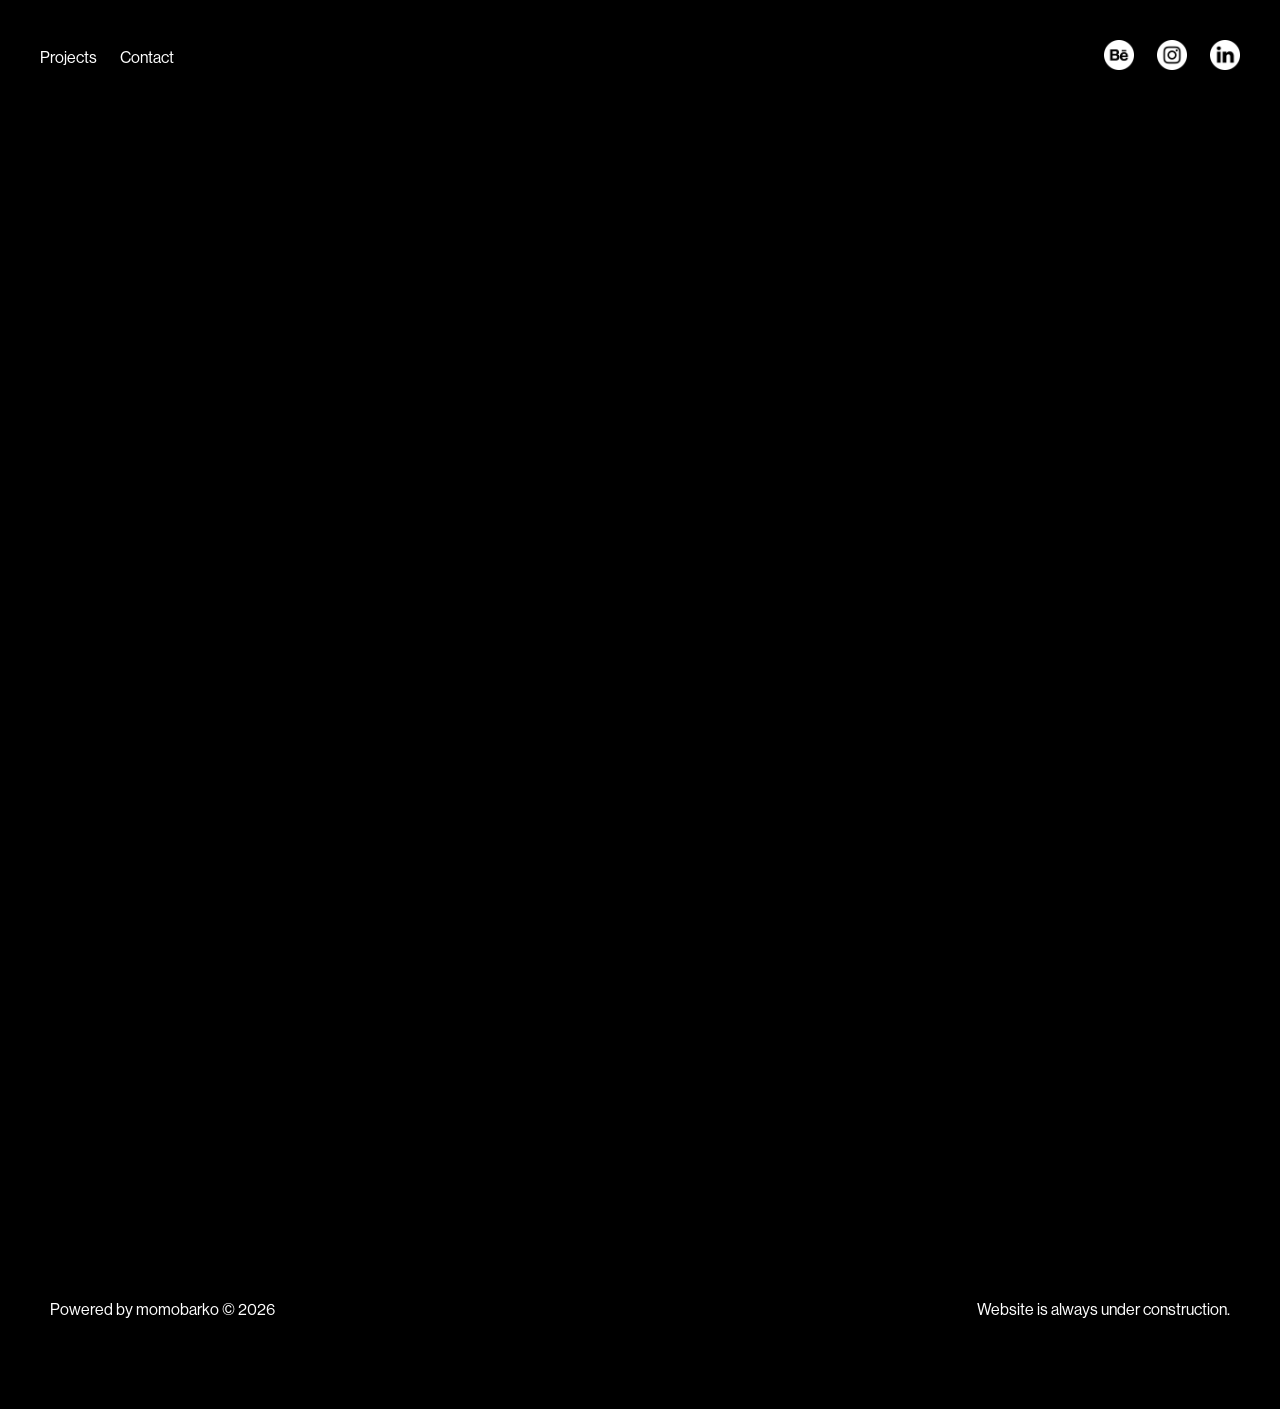
<file: jamespaw/jamespaw.html>
<!DOCTYPE html>
<html>
    <head>
        <title>James Paw - Project</title>
        <link rel="stylesheet" href="jamespaw.css">
    </head>
    <body>

        <!-- HEADER -->

        <header class="header">
            <div class="pages">
            <a href="/index.html">Projects</a>
            <a href="#">Contact</a>
            </div>

            <div class="icons">
                <a href="https://www.behance.net/momobark" target="_blank"><img src="/icons/behance.png"></a>
                <a href="#" target="_blank"><img src="/icons/instagram.png"></a>
                <a href="#" target="_blank"><img src="/icons/linkedin.png"></a>
            </div>
        </header>

        <div id="break"></div>

        <div class="logovid">
        <video type="mp4" autoplay loop muted>
            <source src="/videos/jamespawlogo.mp4">
        </video>
        </div>

        <!-- EMBEDED VIDEO -->

        <div style="padding:56.25% 0 0 0;position:relative;">
            <iframe src="https://player.vimeo.com/video/1214219073?badge=0&amp;autopause=0&amp;player_id=0&amp;app_id=58479" frameborder="0" allow="autoplay; fullscreen; picture-in-picture; clipboard-write; encrypted-media; web-share" referrerpolicy="strict-origin-when-cross-origin" style="position:absolute;top:0;left:0;width:100%;height:100%;" title="James Paw"></iframe>
        </div>
        <script src="https://player.vimeo.com/api/player.js"></script>

        <!-- FOOTER -->

        <footer class="footer">
            <p>Powered by momobarko © 2026</p>
            <p>Website is always under construction.</p>
        </footer>


    </body>
</html>
</file>
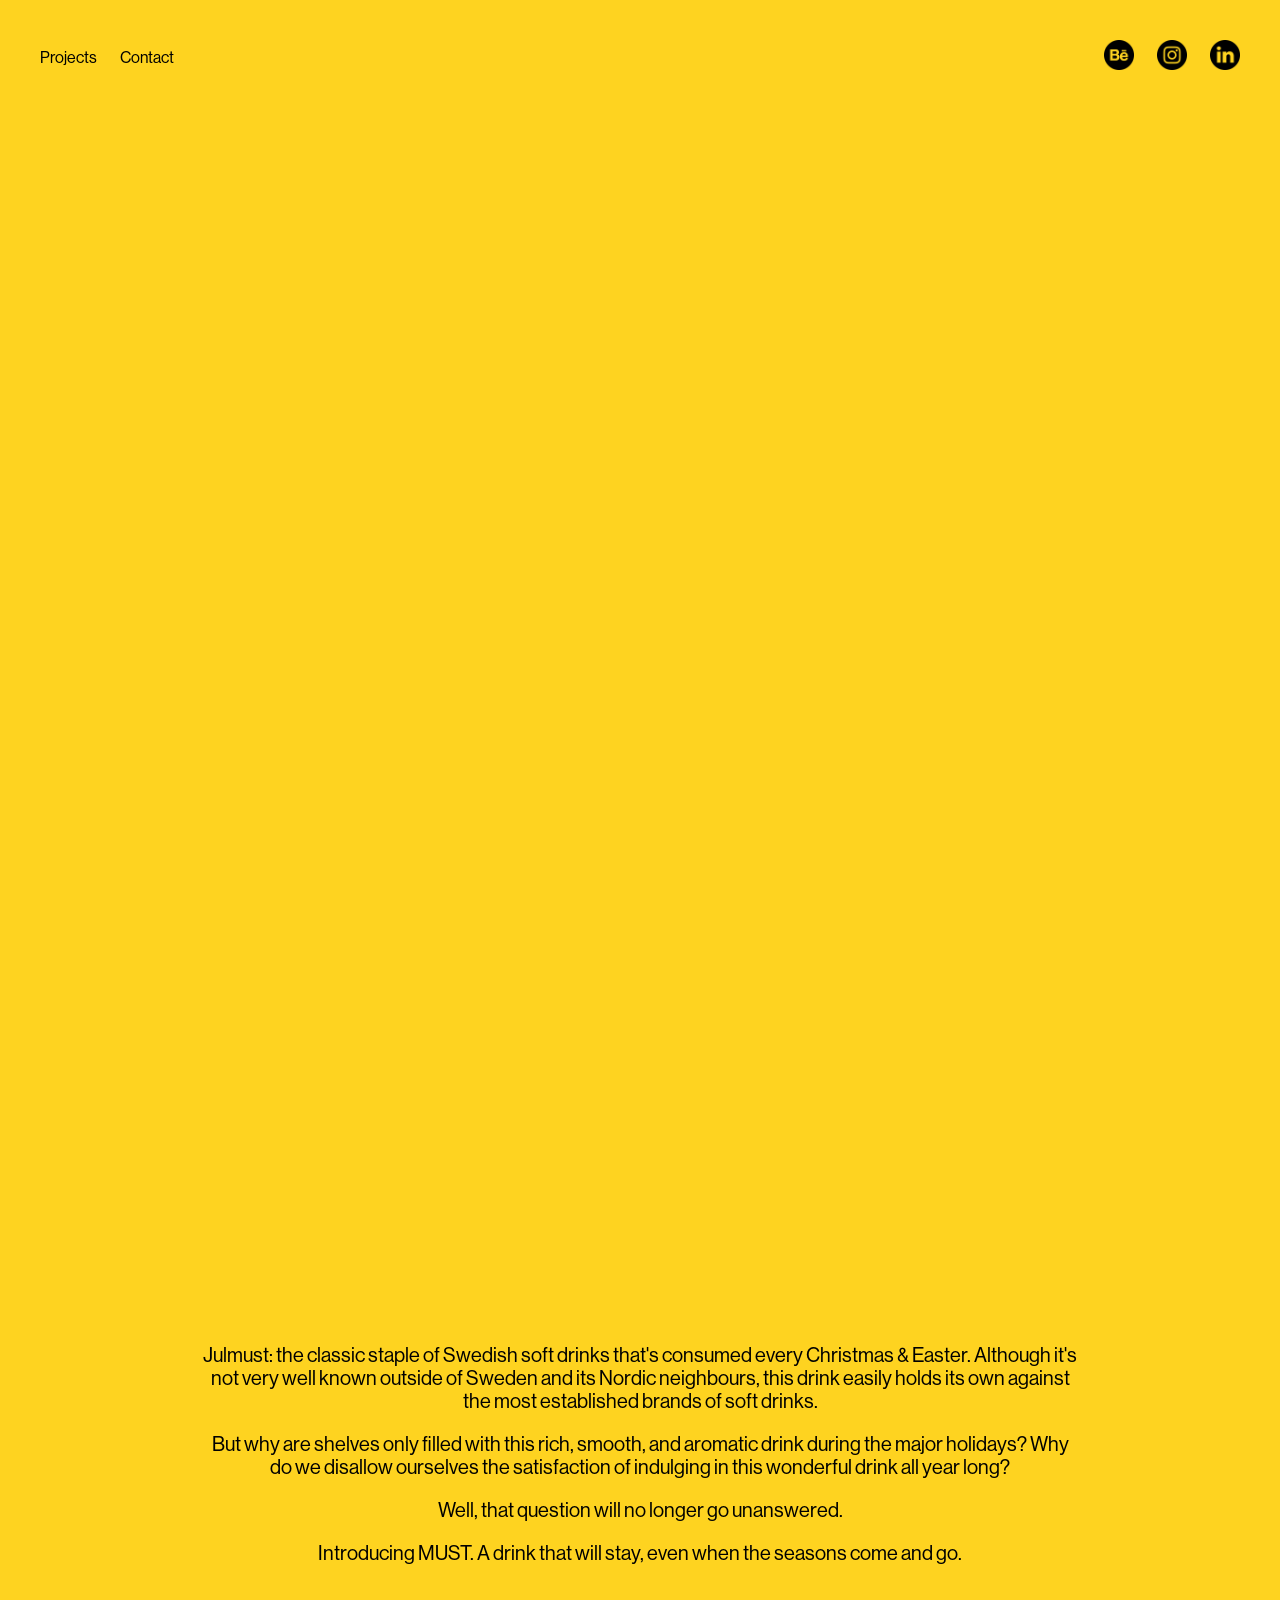
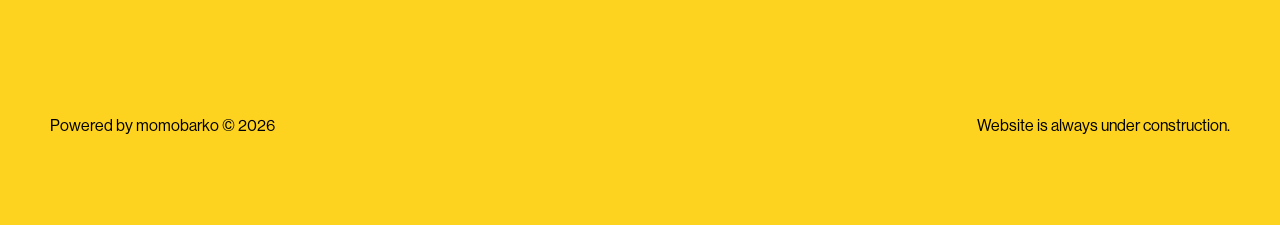
<file: must/must.html>
<!DOCTYPE html>
<html>
    <head>
        <title>Must Brewery - Project</title>
        <link rel="stylesheet" href="must.css">
    </head>

    <body>

        <!-- HEADER -->

        <header class="header">
            <div class="pages">
            <a href="/index.html">Projects</a>
            <a href="#">Contact</a>
            </div>

            <div class="icons">
                <a href="https://www.behance.net/momobark" target="_blank"><img src="/icons/behance.png"></a>
                <a href="#" target="_blank"><img src="/icons/instagram.png"></a>
                <a href="#" target="_blank"><img src="/icons/linkedin.png"></a>
            </div>
        </header>

        <!-- LOGO ANIMATION -->

        <div class="banner">
            <video type="mp4" autoplay muted>
                <source src="/must/videos/mustlogo.mp4">
            </video>
        </div>


        <!-- EMBBED VIDEO -->

        <div style="padding:56.25% 0 0 0;position:relative;">
            <iframe src="https://player.vimeo.com/video/887381659?badge=0&amp;autopause=0&amp;player_id=0&amp;app_id=58479" frameborder="0" allow="autoplay; fullscreen; picture-in-picture; clipboard-write; encrypted-media; web-share" referrerpolicy="strict-origin-when-cross-origin" style="position:absolute;top:0;left:0;width:100%;height:100%;" title="Must Brewery, since 1910"></iframe></div>
        <script src="https://player.vimeo.com/api/player.js"></script>

        <!-- PAGE DESCRIPTION -->

        <div class="pagedesc">
            <p>Julmust: the classic staple of Swedish soft drinks that's consumed every Christmas & Easter. Although
                it's not very well known outside of Sweden and its Nordic neighbours, this drink easily holds its own against
                the most established brands of soft drinks.</p>

            <p>But why are shelves only filled with this rich, smooth, and aromatic drink during the major holidays? Why do we disallow ourselves the
                satisfaction of indulging in this wonderful drink all year long?</p>

            <p>Well, that question will no longer go unanswered.</p>

            <p>Introducing MUST. A drink that will stay, even when the seasons come and go.</p>
        </div>


        <!-- FOOTER -->

        <footer class="footer">
            <p>Powered by momobarko © 2026</p>
            <p>Website is always under construction.</p>
        </footer>


    </body>
</html>
</file>
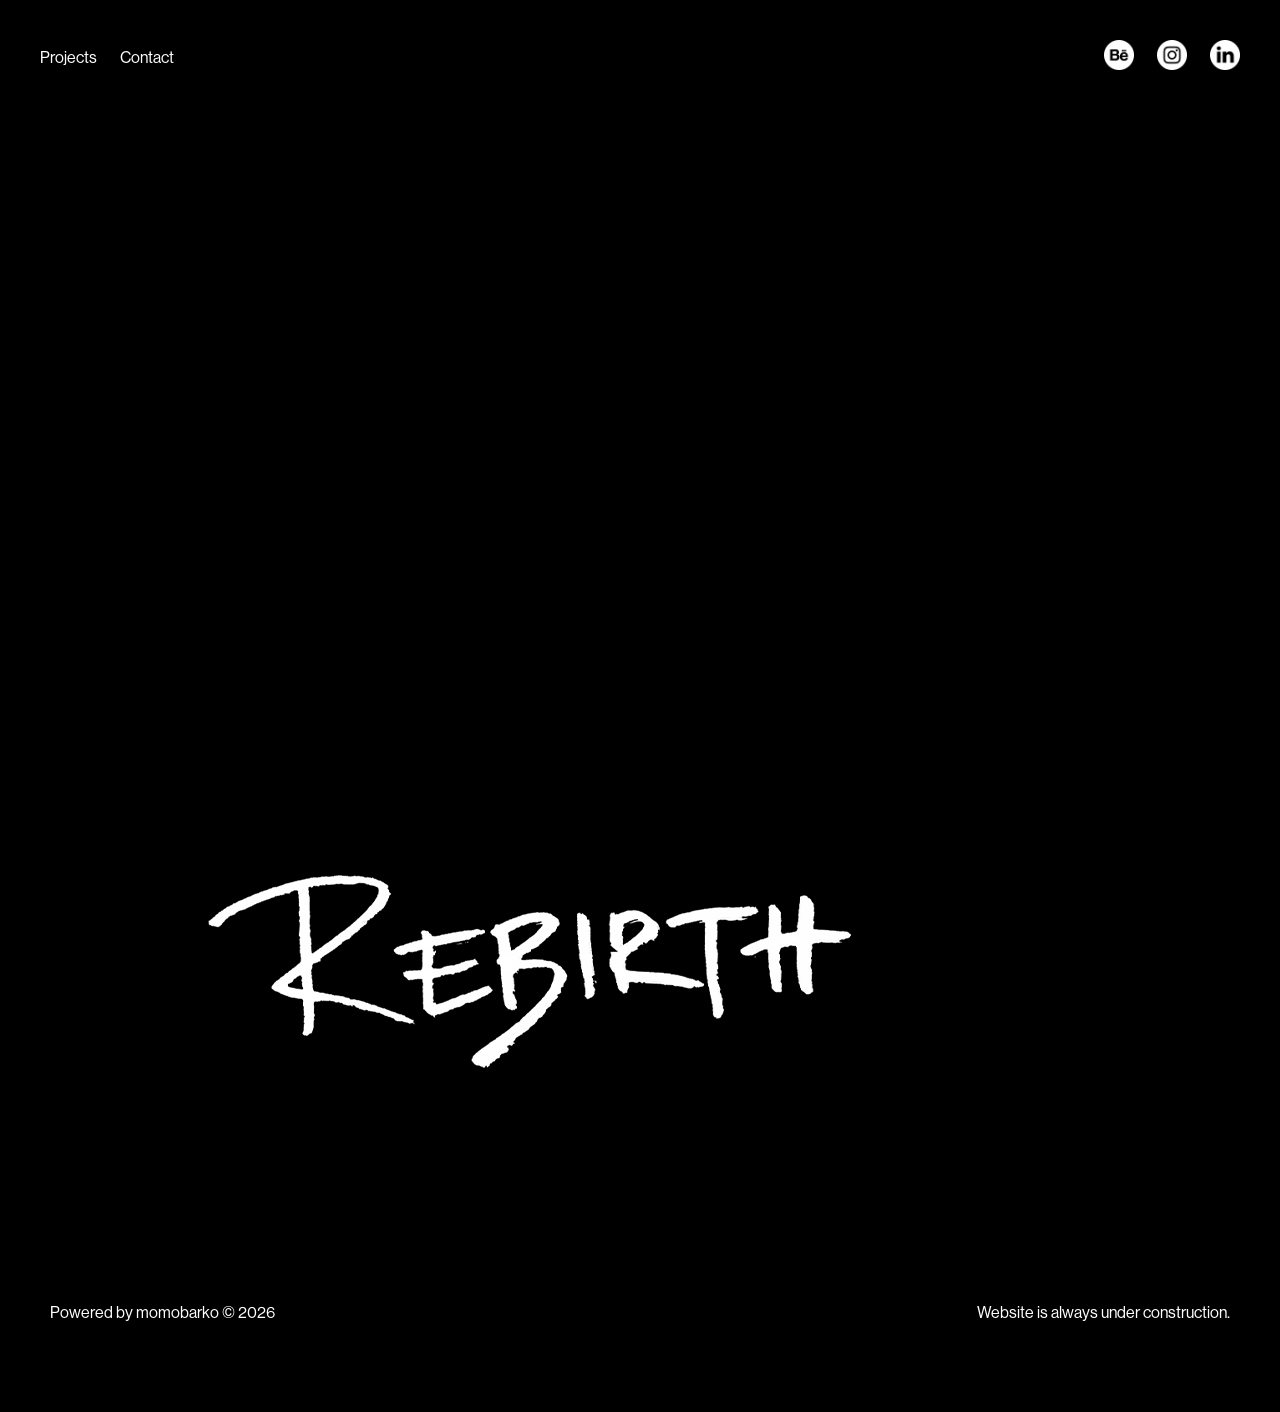
<file: rebirth/rebirth.html>
<!DOCTYPE html>
<html>
    <head>
        <title>Rebirth - Project</title>
        <link rel="stylesheet" href="rebirth.css">
    </head>

    <body>
        <!-- HEADER -->

        <header class="header">
            <div class="pages">
            <a href="/index.html">Projects</a>
            <a href="#">Contact</a>
            </div>

            <div class="icons">
                <a href="https://www.behance.net/momobark" target="_blank"><img src="/icons/behance.png"></a>
                <a href="#" target="_blank"><img src="/icons/instagram.png"></a>
                <a href="#" target="_blank"><img src="/icons/linkedin.png"></a>
            </div>
        </header>

        <div id="break"></div>


        <!-- I NEED HELP WITH THIS DEAR GOD -->
         
        <div class="container">
            <div class="rebirth">
                <iframe src="https://player.vimeo.com/video/947264722?" frameborder="0" width="100%" height="470px"></iframe>
                <img src="/rebirth/images/rebirthtitle.png">
            </div>
        </div>

        <footer class="footer">
            <p>Powered by momobarko © 2026</p>
            <p>Website is always under construction.</p>
        </footer>


    </body>
</html>
</file>
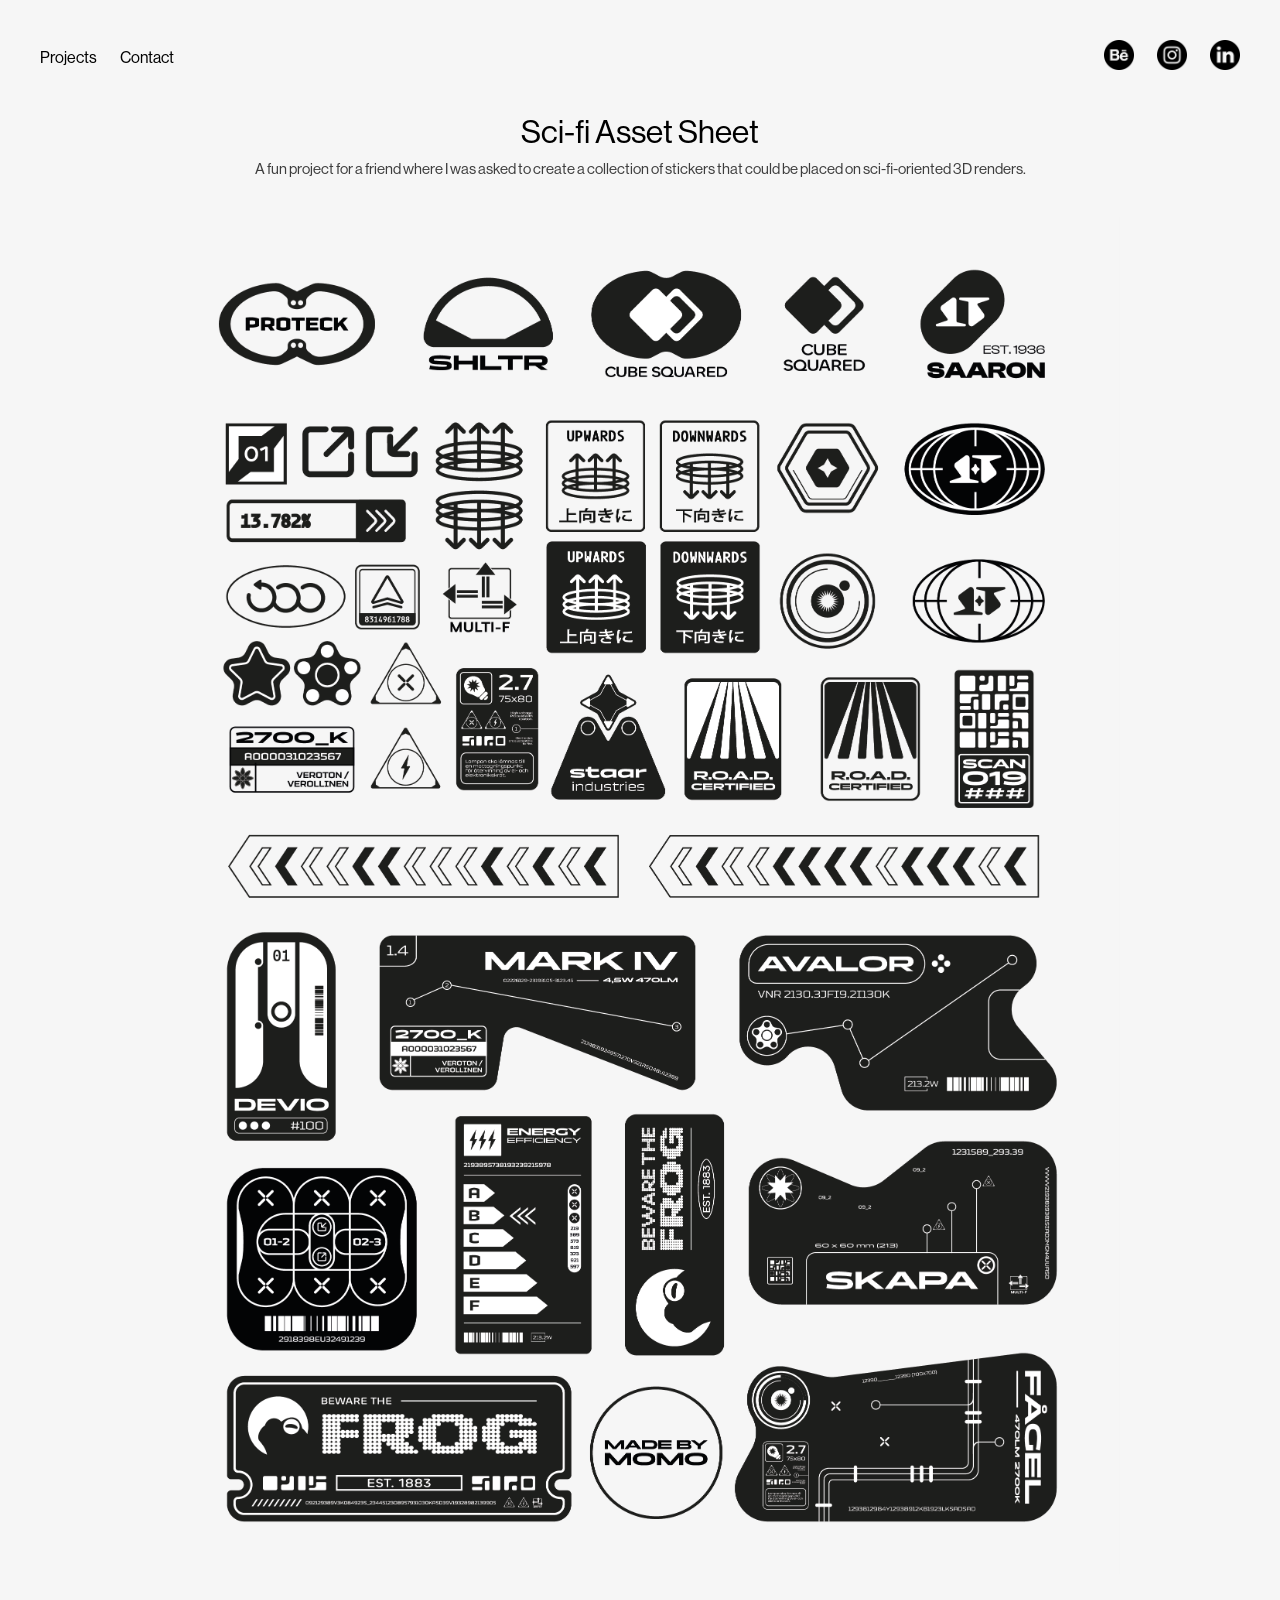
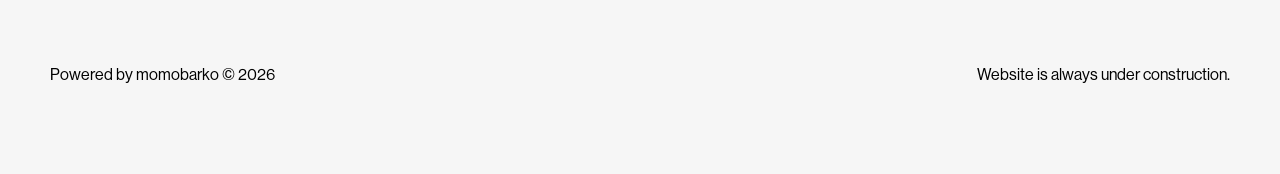
<file: sticker/sticker.html>
<!DOCTYPE html>
<html>
    <head>
        <title>Sci-fi Asset Sheet - Project</title>
        <link rel="stylesheet" href="sticker.css"> 
    </head>
    
    <body>

        <!-- HEADER -->

        <header class="header">
            <div class="pages">
            <a href="/index.html">Projects</a>
            <a href="#">Contact</a>
            </div>

            <div class="icons">
                <a href="https://www.behance.net/momobark" target="_blank"><img src="/icons/behance.png"></a>
                <a href="#" target="_blank"><img src="/icons/instagram.png"></a>
                <a href="#" target="_blank"><img src="/icons/linkedin.png"></a>
            </div>
        </header>

        <div class="info">
            <div class="title">
                <p>Sci-fi Asset Sheet</p>
            </div>
            
            <div class="desc">
            <p>A fun project for a friend where I was asked to create a collection of stickers that could be placed on sci-fi-oriented 3D renders.</p>
            </div>
        </div>

        <!-- STICKER ASSETS -->

        <div class="bash">
            <img src="/sticker/images/sticker.png">
        </div>

        <!-- FOOTER -->
         
        <footer class="footer">
            <p>Powered by momobarko © 2026</p>
            <p>Website is always under construction.</p>
        </footer>

    </body>
</html>
</file>
<file: jamespaw/jamespaw.css>
*{
    margin: 0px;
    box-sizing: border-box;
}

@font-face{
    src: url(/fonts/NHaasGroteskDSPro-55Rg.otf);
    font-family: NHaas;
}

body{
    background-color: #000000;
    margin: 0;
    font-family: NHaas;
}

.header{
    font-size: 16px;
    display: flex;
    justify-content:space-between;
    align-items: center;
    padding: 30px 30px;
    padding-bottom: 0px;
}

.header a:hover{
    color: salmon;
}

.pages a{
    text-decoration: none;
    font-size: 16px;
    color: rgb(255, 255, 255);
    padding: 10px;
}

.icons a:hover{
    opacity: 50%;
}

.icons img{
    width: 50px;
    height: auto;
    padding: 10px;
    filter: invert(100%);
}


#break{
    height: 25px;
}

.logovid{
    display: flex;
    justify-content: center;
    align-items: center;
    padding: 30px 0px;
}

.logovid video{
    width: 50%;
}


.footer{
    display: flex;
    justify-content: space-between;
    align-items: center;
    width: 100%;
    height: 200px;
    padding: 50px 50px;
    color: white;
}
</file>
<file: must/must.css>
*{
    margin: 0px;
    box-sizing: border-box;
}

html{
    scroll-behavior: smooth;
}

@font-face{
    src: url(/fonts/NHaasGroteskDSPro-55Rg.otf);
    font-family: NHaas;
}

body{
    background-color: #fed320;
    margin: 0;
    font-family: NHaas;
}

/* HEADER */

.header{
    font-size: 16px;
    display: flex;
    justify-content:space-between;
    align-items: center;
    padding: 30px 30px;
    padding-bottom: 0px;
}

.header a:hover{
    color: salmon;
}

.pages a{
    text-decoration: none;
    font-size: 16px;
    color: black;
    padding: 10px;
}

.icons a:hover{
    opacity: 50%;
}

.icons img{
    width: 50px;
    height: auto;
    padding: 10px;
}

/* VIDEO BANNER */

.banner{
    display:flex;
    justify-content: center;
    align-items: center;
}

.banner video{
    width:75%
}


.pagedesc{
    padding: 50px 200px;
}

.pagedesc p{
    font-size: 20px;
    display: block;
    padding: 10px 0px;
    text-align: center;
}



/* FOOTER */

.footer{
    display: flex;
    justify-content: space-between;
    align-items: center;
    width: 100%;
    height: 200px;
    padding: 50px 50px;
}
</file>
<file: rebirth/rebirth.css>
*{
    margin: 0px;
    box-sizing: border-box;
}

@font-face{
    src: url(/fonts/NHaasGroteskDSPro-55Rg.otf);
    font-family: NHaas;
}

body{
    background-color: #000000;
    margin: 0;
    font-family: NHaas;
}

#break{
    height: 150px;
}


/* HEADER */

.header{
    font-size: 16px;
    display: flex;
    justify-content:space-between;
    align-items: center;
    padding: 30px 30px;
    padding-bottom: 0px;
}

.header a:hover{
    color: salmon;
}

.pages a{
    text-decoration: none;
    font-size: 16px;
    color: rgb(254, 254, 254);
    padding: 10px;
}

.icons a:hover{
    opacity: 50%;
}

.icons img{
    width: 50px;
    height: auto;
    padding: 10px;
    filter: invert(100%);
}




/* FOOTER */

.footer{
    display: flex;
    justify-content: space-between;
    align-items: center;
    width: 100%;
    height: 200px;
    padding: 50px 50px;
}

.footer p{
    color: white;
}
</file>
<file: sticker/sticker.css>
*{
    margin: 0px;
    box-sizing: border-box;
}

html{
    scroll-behavior: smooth;
}

@font-face{
    src: url(/fonts/NHaasGroteskDSPro-55Rg.otf);
    font-family: NHaas;
}

body{
    background-color: #f6f6f6;
    margin: 0;
    font-family: NHaas;
}

/* HEADER */

.header{
    font-size: 16px;
    display: flex;
    justify-content:space-between;
    align-items: center;
    padding: 30px 30px;
    padding-bottom: 0px;
}

.header a:hover{
    color: salmon;
}

.pages a{
    text-decoration: none;
    font-size: 16px;
    color: black;
    padding: 10px;
}

.icons a:hover{
    opacity: 50%;
}

.icons img{
    width: 50px;
    height: auto;
    padding: 10px;
}

/* STICKER ASSET */

.bash{
    display: flex;
    justify-content: center;
    align-items: center;
}

.bash img{
    width: 75%;
}


/* page description */

.info{
    font-size: 2em;
    padding: 30px 0px;
}

.info .title p{
    display: flex;
    justify-content: center;
    align-items: center;
    text-align: center;
}

.info .desc p{
    display:flex;
    justify-content: center;
    align-items: center;
    text-align: center;
    font-size: 15px;
    padding: 10px 10px;
    opacity: 75%;
}

/* FOOTER */

.footer{
    display: flex;
    justify-content: space-between;
    align-items: center;
    width: 100%;
    height: 200px;
    padding: 50px 50px;
}
</file>
